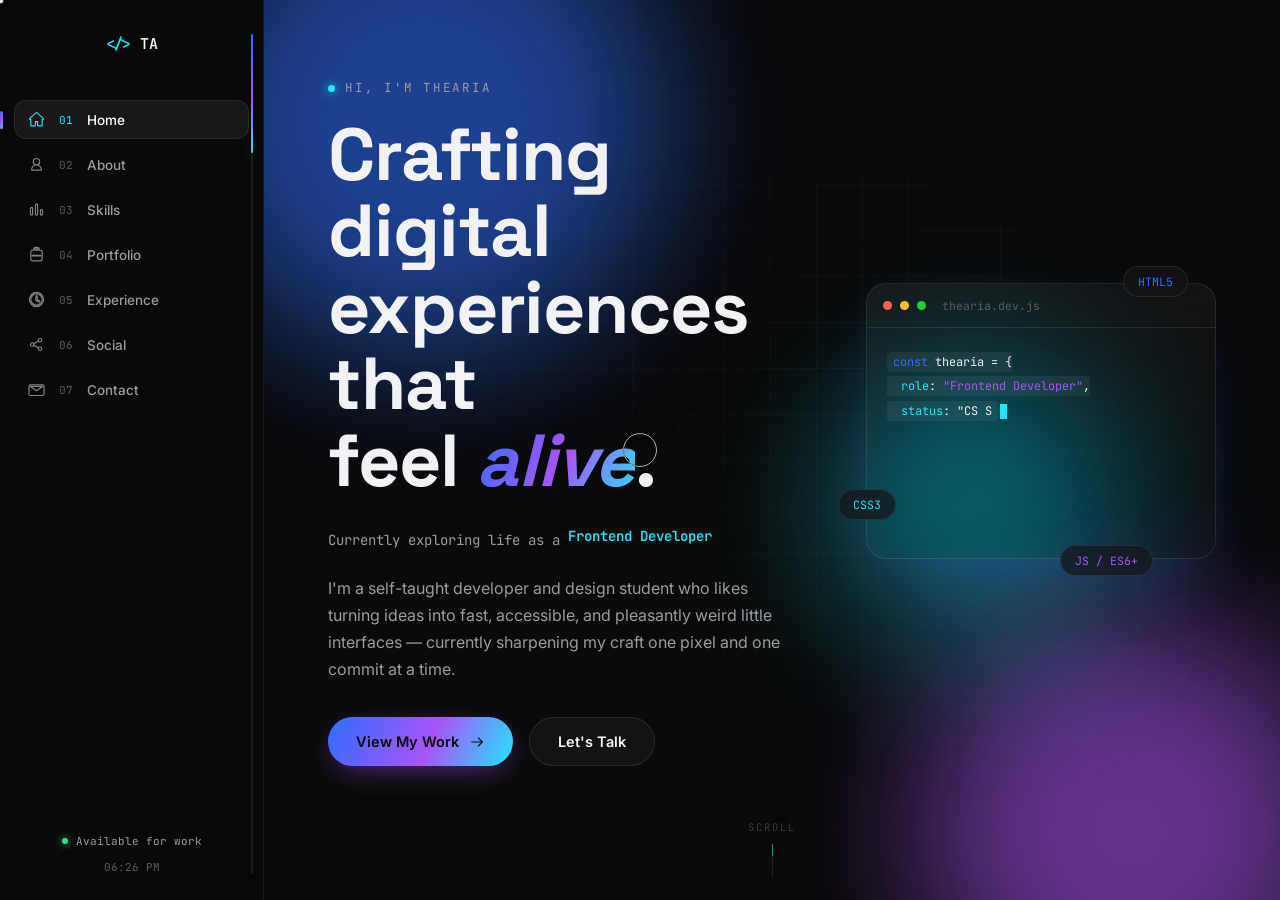
<file: thearia-portfolio.html>
<!DOCTYPE html>
<html lang="en">
<head>
  <meta charset="UTF-8" />
  <meta name="viewport" content="width=device-width, initial-scale=1, viewport-fit=cover" />
  <title>TheAria — Frontend Developer &amp; UI/UX Designer</title>
  <meta name="description" content="Portfolio of TheAria, a student web designer and frontend developer crafting fast, accessible, and pleasantly weird digital interfaces." />

  <!-- Fonts -->
  <link rel="preconnect" href="https://fonts.googleapis.com" />
  <link rel="preconnect" href="https://fonts.gstatic.com" crossorigin />
  <link href="https://fonts.googleapis.com/css2?family=Space+Grotesk:wght@400;500;600;700&family=Inter:wght@400;500;600;700&family=JetBrains+Mono:wght@400;500;600&display=swap" rel="stylesheet" />

  <link rel="stylesheet" href="thearia-portfolio.css" />

  <!-- Inline favicon با حروف TA -->
  <link rel="icon" href="data:image/svg+xml,<svg xmlns=%22http://www.w3.org/2000/svg%22 viewBox=%220 0 32 32%22><rect width=%2232%22 height=%2232%22 rx=%228%22 fill=%22%230A0A0A%22/><text x=%2216%22 y=%2222%22 font-family=%22monospace%22 font-size=%2214%22 fill=%22%2322E5FF%22 text-anchor=%22middle%22>TA</text></svg>" />
</head>
<body class="has-no-cursor">

  <!-- ======================= -->
  <!-- SVG icon sprite (referenced via <use>) -->
  <!-- ======================= -->
  <svg style="display:none" aria-hidden="true">
    <defs>
      <!-- Navigation icons (solid fill, use fill="currentColor" so color CSS works through <use>) -->
      <symbol id="icon-home" viewBox="0 0 24 24" fill="currentColor">
        <path d="M11.03 2.6a1.4 1.4 0 0 1 1.94 0L21.5 10.5a1 1 0 0 1-1.4 1.43L20 11.8V20a1 1 0 0 1-1 1h-4.5a1 1 0 0 1-1-1v-5h-3v5a1 1 0 0 1-1 1H5a1 1 0 0 1-1-1v-8.2l-.1.13a1 1 0 0 1-1.4-1.43z"/>
      </symbol>
      <symbol id="icon-about" viewBox="0 0 24 24" fill="currentColor">
        <path d="M12 3.5a4.5 4.5 0 1 1 0 9 4.5 4.5 0 0 1 0-9zM5 19.5c0-3.87 3.13-7 7-7s7 3.13 7 7a.5.5 0 0 1-.5.5h-13a.5.5 0 0 1-.5-.5z"/>
      </symbol>
      <symbol id="icon-skills" viewBox="0 0 24 24" fill="currentColor">
        <rect x="3.5" y="9" width="3" height="11" rx="1.5"/>
        <rect x="10.5" y="4" width="3" height="16" rx="1.5"/>
        <rect x="17.5" y="12" width="3" height="8" rx="1.5"/>
      </symbol>
      <symbol id="icon-portfolio" viewBox="0 0 24 24" fill="currentColor">
        <path d="M8 5a3 3 0 0 1 3-3h2a3 3 0 0 1 3 3v1h1.5A2.5 2.5 0 0 1 20 8.5v10A2.5 2.5 0 0 1 17.5 21h-11A2.5 2.5 0 0 1 4 18.5v-10A2.5 2.5 0 0 1 6.5 6H8zm2 0v1h4V5a1 1 0 0 0-1-1h-2a1 1 0 0 0-1 1zm-4 8v1h12v-1z"/>
      </symbol>
      <symbol id="icon-experience" viewBox="0 0 24 24" fill="currentColor">
        <path d="M12 2a10 10 0 1 1 0 20A10 10 0 0 1 12 2zm0 2a8 8 0 1 0 0 16A8 8 0 0 0 12 4zm0 2.5a1 1 0 0 1 1 1V12l3.2 1.9a1 1 0 0 1-1 1.72L11.5 13.5A1 1 0 0 1 11 12.6V9.5a1 1 0 0 1 1-1z"/>
      </symbol>
      <symbol id="icon-social" viewBox="0 0 24 24" fill="currentColor">
        <circle cx="6" cy="12" r="2.5"/>
        <circle cx="17" cy="6" r="2.5"/>
        <circle cx="17" cy="18" r="2.5"/>
        <line x1="8.2" y1="10.8" x2="14.8" y2="7.2" stroke="currentColor" stroke-width="1.5" stroke-linecap="round"/>
        <line x1="8.2" y1="13.2" x2="14.8" y2="16.8" stroke="currentColor" stroke-width="1.5" stroke-linecap="round"/>
      </symbol>
      <symbol id="icon-contact" viewBox="0 0 24 24" fill="currentColor">
        <path d="M3.5 5.5A2.2 2.2 0 0 0 1.3 7.7v10.6A2.2 2.2 0 0 0 3.5 20.5h17A2.2 2.2 0 0 0 22.7 18.3V7.7A2.2 2.2 0 0 0 20.5 5.5zm0 2.2 8.5 6 8.5-6z"/>
      </symbol>
      <!-- UI icons -->
      <symbol id="icon-arrow-right" viewBox="0 0 24 24"><path d="M4 12h16" /><path d="M14 6l6 6-6 6" /></symbol>
      <symbol id="icon-external" viewBox="0 0 24 24"><path d="M9 6h-3a2 2 0 0 0-2 2v9a2 2 0 0 0 2 2h9a2 2 0 0 0 2-2v-3" /><path d="M11 13 20 4" /><path d="M14 4h6v6" /></symbol>
      <symbol id="icon-chevron-left" viewBox="0 0 24 24"><path d="M15 5 8 12l7 7" /></symbol>
      <symbol id="icon-chevron-right" viewBox="0 0 24 24"><path d="M9 5l7 7-7 7" /></symbol>
      <symbol id="icon-send" viewBox="0 0 24 24"><path d="M4 12 20 4l-7 16-2.5-6.5z" /><path d="M11.5 13.5 20 4" /></symbol>
      <!-- Social glyphs (solid icons with class="icon-solid") -->
      <symbol id="icon-github" viewBox="0 0 24 24"><path class="icon-solid" d="M12 3.2c-5 0-9 4-9 9 0 4 2.6 7.4 6.2 8.6.5.1.6-.2.6-.5v-1.9c-2.6.6-3.1-1.1-3.1-1.1-.4-1-1-1.3-1-1.3-.9-.6.1-.6.1-.6 1 .1 1.5 1 1.5 1 .9 1.5 2.3 1.1 2.9.8.1-.6.3-1.1.6-1.4-2-.2-4.2-1-4.2-4.5 0-1 .3-1.8 1-2.5-.1-.2-.4-1.2.1-2.5 0 0 .8-.3 2.7 1 .8-.2 1.6-.3 2.5-.3s1.7.1 2.5.3c1.9-1.3 2.7-1 2.7-1 .5 1.3.2 2.3.1 2.5.6.7 1 1.5 1 2.5 0 3.5-2.2 4.3-4.2 4.5.3.3.6.9.6 1.8v2.6c0 .3.1.6.6.5 3.6-1.2 6.2-4.6 6.2-8.6 0-5-4-9-9-9z"/></symbol>
      <symbol id="icon-linkedin" viewBox="0 0 24 24"><rect x="3.5" y="3.5" width="17" height="17" rx="3" /><path d="M7.8 10.2v6.3" /><circle class="icon-solid" cx="7.8" cy="7.4" r="0.9" /><path d="M11.6 16.5v-3.8c0-1.5 1-2.5 2.3-2.5 1.3 0 2.1 1 2.1 2.5v3.8" /><path d="M11.6 10.2v6.3" /></symbol>
      <symbol id="icon-instagram" viewBox="0 0 24 24"><rect x="3.5" y="3.5" width="17" height="17" rx="5" /><circle cx="12" cy="12" r="4" /><circle class="icon-solid" cx="16.8" cy="7.2" r="1" /></symbol>
      <symbol id="icon-telegram" viewBox="0 0 24 24"><circle cx="12" cy="12" r="9" /><path d="M6.5 12.2 17 7.8 14.2 17l-3-3.4-3.6-1.4z" /><path d="M10.6 13.7 17 7.8" /></symbol>
      <symbol id="icon-x" viewBox="0 0 24 24"><path d="M5 5l14 14" /><path d="M19 5 5 19" /></symbol>
      <symbol id="icon-behance" viewBox="0 0 24 24"><rect x="3" y="8.5" width="8" height="7.5" rx="1.5" /><path d="M3 11.8h6" /><path d="M13 16h7.5" /><path d="M13 12.3h6.2" /><path d="M14.6 12.3c.3-1.4 1.5-2.3 3-2.3 1.8 0 3 1.2 3.2 3" /><path d="M14.5 13.5c0 1.7 1.3 2.9 3 2.9 1.3 0 2.3-.6 2.8-1.6" /></symbol>
      <symbol id="icon-dribbble" viewBox="0 0 24 24"><circle cx="12" cy="12" r="8.5" /><path d="M4.5 9.8c4.6 1.5 9.7 1.5 14.6-.4" /><path d="M9 4.2c2.4 3.4 3.8 7.8 3.6 15.4" /><path d="M5 18.4c2.8-3.6 6.8-5 12.8-3.6" /></symbol>
      <symbol id="icon-mail" viewBox="0 0 24 24"><rect x="3" y="5.5" width="18" height="13" rx="2" /><path d="M4 7 12 13l8-6" /></symbol>
    </defs>
  </svg>

  <!-- ======================= -->
  <!-- Custom cursor (fine pointers only) -->
  <!-- ======================= -->
  <div class="cursor-dot" id="cursorDot" aria-hidden="true"></div>
  <div class="cursor-ring" id="cursorRing" aria-hidden="true"></div>

  <!-- ======================= -->
  <!-- Fixed vertical navigation -->
  <!-- ======================= -->
  <nav class="side-nav" aria-label="Section navigation">
    <a href="#home" class="nav-brand" data-goto="0" aria-label="Back to top">
      <span class="brand-mark" aria-hidden="true">&lt;/&gt;</span>
      <span class="brand-name">TA</span>
    </a>

    <ul class="nav-list" role="list">
      <li><button class="nav-link is-active" data-goto="0" aria-current="true">
        <svg class="nav-icon" aria-hidden="true"><use href="#icon-home"></use></svg>
        <span class="nav-index">01</span><span class="nav-label">Home</span>
      </button></li>
      <li><button class="nav-link" data-goto="1">
        <svg class="nav-icon" aria-hidden="true"><use href="#icon-about"></use></svg>
        <span class="nav-index">02</span><span class="nav-label">About</span>
      </button></li>
      <li><button class="nav-link" data-goto="2">
        <svg class="nav-icon" aria-hidden="true"><use href="#icon-skills"></use></svg>
        <span class="nav-index">03</span><span class="nav-label">Skills</span>
      </button></li>
      <li><button class="nav-link" data-goto="3">
        <svg class="nav-icon" aria-hidden="true"><use href="#icon-portfolio"></use></svg>
        <span class="nav-index">04</span><span class="nav-label">Portfolio</span>
      </button></li>
      <li><button class="nav-link" data-goto="4">
        <svg class="nav-icon" aria-hidden="true"><use href="#icon-experience"></use></svg>
        <span class="nav-index">05</span><span class="nav-label">Experience</span>
      </button></li>
      <li><button class="nav-link" data-goto="5">
        <svg class="nav-icon" aria-hidden="true"><use href="#icon-social"></use></svg>
        <span class="nav-index">06</span><span class="nav-label">Social</span>
      </button></li>
      <li><button class="nav-link" data-goto="6">
        <svg class="nav-icon" aria-hidden="true"><use href="#icon-contact"></use></svg>
        <span class="nav-index">07</span><span class="nav-label">Contact</span>
      </button></li>
    </ul>

    <div class="nav-foot">
      <div class="status-pill"><span class="status-dot"></span>Available for work</div>
      <div class="local-time"><span id="localTime">--:--</span></div>
    </div>

    <div class="nav-progress" aria-hidden="true"><span class="nav-progress-fill" id="navProgressFill"></span></div>
  </nav>

  <!-- ======================= -->
  <!-- Section viewport – JS translates .sections-track -->
  <!-- ======================= -->
  <main class="sections-viewport" id="viewport">
    <div class="sections-track" id="track">

      <!-- 01 — HOME -->
      <section class="section hero-section" id="home" data-index="0" aria-label="Home">
        <div class="section-bg hero-bg" aria-hidden="true">
          <span class="mesh-blob blob-a"></span>
          <span class="mesh-blob blob-b"></span>
          <span class="mesh-blob blob-c"></span>
          <span class="grid-overlay"></span>
        </div>

        <div class="section-inner hero-inner no-scrollbar">
          <div class="hero-grid">

            <div class="hero-copy">
              <p class="eyebrow"><span class="eyebrow-dot"></span>Hi, I'm TheAria</p>

              <h1 class="hero-title">
                <span class="reveal-line"><span class="reveal-inner">Crafting digital</span></span>
                <span class="reveal-line"><span class="reveal-inner">experiences that</span></span>
                <span class="reveal-line"><span class="reveal-inner">feel <em class="text-gradient">alive</em>.</span></span>
              </h1>

              <p class="hero-role">
                <span class="hero-role-prefix">Currently exploring life as a</span>
                <span class="role-rotator" id="roleRotator" aria-live="polite">
                  <span class="role-word is-active">Frontend Developer</span>
                  <span class="role-word">UI/UX Designer</span>
                  <span class="role-word">Creative Coder</span>
                  <span class="role-word">CS Student</span>
                </span>
              </p>

              <p class="hero-desc">I'm a self-taught developer and design student who likes turning ideas into fast, accessible, and pleasantly weird little interfaces — currently sharpening my craft one pixel and one commit at a time.</p>

              <div class="hero-actions">
                <button class="btn btn-primary" data-goto="3">
                  <span>View My Work</span>
                  <svg class="btn-icon" aria-hidden="true"><use href="#icon-arrow-right"></use></svg>
                </button>
                <button class="btn btn-ghost" data-goto="6"><span>Let's Talk</span></button>
              </div>
            </div>

            <div class="hero-visual">
              <div class="code-card glass">
                <div class="code-card-head">
                  <span class="win-dot dot-red"></span><span class="win-dot dot-yellow"></span><span class="win-dot dot-green"></span>
                  <span class="code-card-title">thearia.dev.js</span>
                </div>
                <pre class="code-body"><code id="typedCode"></code><span class="code-cursor" id="codeCursor"></span></pre>
              </div>
              <span class="floating-tag tag-a">HTML5</span>
              <span class="floating-tag tag-b">CSS3</span>
              <span class="floating-tag tag-c">JS / ES6+</span>
            </div>

          </div>

          <div class="scroll-hint">
            <span>Scroll</span>
            <div class="scroll-hint-track"><div class="scroll-hint-dot"></div></div>
          </div>
        </div>
      </section>

      <!-- 02 — ABOUT -->
      <section class="section about-section" id="about" data-index="1" aria-label="About">
        <div class="section-bg about-bg" aria-hidden="true"><span class="soft-glow glow-purple"></span></div>

        <div class="section-inner about-inner no-scrollbar">
          <div class="section-head reveal-up">
            <span class="eyebrow">02 — About</span>
            <h2 class="section-title">Student. Designer. <span class="text-gradient">Builder.</span></h2>
          </div>

          <div class="about-grid">
            <div class="about-portrait reveal-up">
              <div class="portrait-frame glass">
                <span class="portrait-glow" aria-hidden="true"></span>
                <span class="portrait-initials">TA</span>
              </div>
              <ul class="about-meta">
                <li><span>Based in</span><strong>Remote, working worldwide</strong></li>
                <li><span>Studying</span><strong>B.Sc. Computer Science</strong></li>
                <li><span>Focus</span><strong>Frontend Dev &amp; UI/UX</strong></li>
              </ul>
            </div>

            <div class="about-copy reveal-up">
              <p>I picked up my first line of HTML at 16, trying to rebuild the homepage of a tiny indie game I loved — badly, at first, but I was hooked. What started as curiosity turned into hundreds of hours of late-night tutorials, broken layouts, and the particular joy of finally centering a <code>div</code>.</p>
              <p>Today I'm a Computer Science student who treats every project as a small design problem worth obsessing over: the easing curve on a hover state, the contrast ratio on a label, the way a page should feel as much as it should function. My goal is simple — become a frontend engineer who thinks like a designer, then eventually build a small studio of my own.</p>

              <div class="about-stats">
                <div class="stat">
                  <span class="stat-value"><span class="stat-num" data-count="2">0</span>+</span>
                  <span class="stat-label">Years coding</span>
                </div>
                <div class="stat">
                  <span class="stat-value"><span class="stat-num" data-count="15">0</span>+</span>
                  <span class="stat-label">Projects shipped</span>
                </div>
                <div class="stat">
                  <span class="stat-value"><span class="stat-num" data-count="3">0</span></span>
                  <span class="stat-label">Hackathons joined</span>
                </div>
                <div class="stat">
                  <span class="stat-value"><span class="stat-num" data-count="100">0</span>%</span>
                  <span class="stat-label">Curiosity-driven</span>
                </div>
              </div>
            </div>
          </div>
        </div>
      </section>

      <!-- 03 — SKILLS -->
      <section class="section skills-section" id="skills" data-index="2" aria-label="Skills">
        <div class="section-bg skills-bg" aria-hidden="true"><span class="soft-glow glow-blue"></span></div>

        <div class="section-inner skills-inner no-scrollbar">
          <div class="section-head reveal-up">
            <span class="eyebrow">03 — Skills</span>
            <h2 class="section-title">Tools I reach for <span class="text-gradient">daily.</span></h2>
          </div>

          <div class="skills-grid">
            <div class="skill-group glass reveal-up">
              <h3 class="skill-group-title">Development</h3>
              <div class="skill-row" data-level="95"><div class="skill-row-top"><span>HTML</span><span class="skill-pct">95%</span></div><div class="skill-track"><div class="skill-fill"></div></div></div>
              <div class="skill-row" data-level="92"><div class="skill-row-top"><span>CSS</span><span class="skill-pct">92%</span></div><div class="skill-track"><div class="skill-fill"></div></div></div>
              <div class="skill-row" data-level="88"><div class="skill-row-top"><span>JavaScript</span><span class="skill-pct">88%</span></div><div class="skill-track"><div class="skill-fill"></div></div></div>
              <div class="skill-row" data-level="80"><div class="skill-row-top"><span>React</span><span class="skill-pct">80%</span></div><div class="skill-track"><div class="skill-fill"></div></div></div>
              <div class="skill-row" data-level="90"><div class="skill-row-top"><span>Responsive Design</span><span class="skill-pct">90%</span></div><div class="skill-track"><div class="skill-fill"></div></div></div>
            </div>

            <div class="skill-group glass reveal-up">
              <h3 class="skill-group-title">Design</h3>
              <div class="skill-row" data-level="85"><div class="skill-row-top"><span>UI / UX Design</span><span class="skill-pct">85%</span></div><div class="skill-track"><div class="skill-fill"></div></div></div>
              <div class="skill-row" data-level="88"><div class="skill-row-top"><span>Figma</span><span class="skill-pct">88%</span></div><div class="skill-track"><div class="skill-fill"></div></div></div>
              <div class="skill-row" data-level="78"><div class="skill-row-top"><span>Web Animations</span><span class="skill-pct">78%</span></div><div class="skill-track"><div class="skill-fill"></div></div></div>

              <h3 class="skill-group-title skill-group-title-spaced">Language</h3>
              <div class="lang-badge">
                <span class="lang-name">English</span>
                <span class="lang-level">Fluent · C1</span>
              </div>
              <p class="lang-note">Comfortable documenting code, writing UX copy, and collaborating with international teams in English.</p>
            </div>

            <div class="skill-group glass skill-group-note reveal-up">
              <h3 class="skill-group-title">Currently leveling up</h3>
              <p>Three.js fundamentals, advanced GSAP timelines, accessible animation patterns, and shipping production-ready React components.</p>
              <div class="note-tags">
                <span>Three.js</span><span>GSAP</span><span>a11y</span><span>Design Systems</span>
              </div>
            </div>
          </div>
        </div>
      </section>

      <!-- 04 — PORTFOLIO -->
      <section class="section portfolio-section" id="portfolio" data-index="3" aria-label="Portfolio">
        <div class="section-bg portfolio-bg" aria-hidden="true"><span class="soft-glow glow-cyan"></span></div>

        <div class="section-inner portfolio-inner no-scrollbar">
          <div class="section-head reveal-up portfolio-head">
            <div>
              <span class="eyebrow">04 — Portfolio</span>
              <h2 class="section-title">Selected <span class="text-gradient">work.</span></h2>
            </div>
            <div class="portfolio-controls">
              <button class="carousel-btn" id="prevProject" aria-label="Previous project"><svg aria-hidden="true"><use href="#icon-chevron-left"></use></svg></button>
              <button class="carousel-btn" id="nextProject" aria-label="Next project"><svg aria-hidden="true"><use href="#icon-chevron-right"></use></svg></button>
            </div>
          </div>

          <div class="portfolio-track no-scrollbar" id="portfolioTrack">

            <article class="project-card glass reveal-up">
              <div class="project-thumb thumb-1">
                <div class="mock-window">
                  <div class="mock-topbar"><span></span><span></span><span></span></div>
                  <div class="mock-body">
                    <div class="mock-block b-hero"></div>
                    <div class="mock-block b-line"></div>
                    <div class="mock-block b-line short"></div>
                    <div class="mock-block b-btn"></div>
                  </div>
                </div>
                <span class="project-no">01</span>
              </div>
              <div class="project-body">
                <h3>Lumen</h3>
                <p>A SaaS landing page exploring animated gradient meshes and scroll-driven storytelling.</p>
                <ul class="project-tags"><li>HTML</li><li>CSS</li><li>GSAP</li></ul>
                <div class="project-links">
                  <a href="#" class="project-link">Live Demo <svg aria-hidden="true"><use href="#icon-external"></use></svg></a>
                  <a href="#" class="project-link">GitHub <svg aria-hidden="true"><use href="#icon-github"></use></svg></a>
                </div>
              </div>
            </article>

            <article class="project-card glass reveal-up">
              <div class="project-thumb thumb-2">
                <div class="mock-window">
                  <div class="mock-topbar"><span></span><span></span><span></span></div>
                  <div class="mock-body grid-body">
                    <div class="mock-block b-card"></div>
                    <div class="mock-block b-card"></div>
                    <div class="mock-block b-card wide"></div>
                    <div class="mock-block b-card"></div>
                  </div>
                </div>
                <span class="project-no">02</span>
              </div>
              <div class="project-body">
                <h3>Pulse</h3>
                <p>A fitness-tracking dashboard concept with live charts, goal rings, and weekly progress views.</p>
                <ul class="project-tags"><li>React</li><li>Chart.js</li><li>Figma</li></ul>
                <div class="project-links">
                  <a href="#" class="project-link">Live Demo <svg aria-hidden="true"><use href="#icon-external"></use></svg></a>
                  <a href="#" class="project-link">GitHub <svg aria-hidden="true"><use href="#icon-github"></use></svg></a>
                </div>
              </div>
            </article>

            <article class="project-card glass reveal-up">
              <div class="project-thumb thumb-3">
                <div class="mock-window">
                  <div class="mock-topbar"><span></span><span></span><span></span></div>
                  <div class="mock-body">
                    <div class="mock-block b-nav"></div>
                    <div class="mock-block b-img"></div>
                    <div class="mock-block b-line"></div>
                    <div class="mock-block b-line short"></div>
                  </div>
                </div>
                <span class="project-no">03</span>
              </div>
              <div class="project-body">
                <h3>Northwind Café</h3>
                <p>A responsive restaurant site with online table booking, built from a Figma file to pixel-accurate code.</p>
                <ul class="project-tags"><li>Responsive</li><li>JavaScript</li><li>Figma</li></ul>
                <div class="project-links">
                  <a href="#" class="project-link">Live Demo <svg aria-hidden="true"><use href="#icon-external"></use></svg></a>
                  <a href="#" class="project-link">GitHub <svg aria-hidden="true"><use href="#icon-github"></use></svg></a>
                </div>
              </div>
            </article>

            <article class="project-card glass reveal-up">
              <div class="project-thumb thumb-4">
                <div class="mock-window">
                  <div class="mock-topbar"><span></span><span></span><span></span></div>
                  <div class="mock-body">
                    <div class="mock-block b-sidebar"></div>
                    <div class="mock-block b-panel"></div>
                  </div>
                </div>
                <span class="project-no">04</span>
              </div>
              <div class="project-body">
                <h3>Aurora UI Kit</h3>
                <p>A small component library and design system — tokens, variants, and docs, built in Figma and React.</p>
                <ul class="project-tags"><li>React</li><li>Design Systems</li><li>Storybook</li></ul>
                <div class="project-links">
                  <a href="#" class="project-link">Live Demo <svg aria-hidden="true"><use href="#icon-external"></use></svg></a>
                  <a href="#" class="project-link">GitHub <svg aria-hidden="true"><use href="#icon-github"></use></svg></a>
                </div>
              </div>
            </article>

          </div>
        </div>
      </section>

      <!-- 05 — EXPERIENCE -->
      <section class="section experience-section" id="experience" data-index="4" aria-label="Experience">
        <div class="section-bg experience-bg" aria-hidden="true"><span class="soft-glow glow-purple"></span></div>

        <div class="section-inner experience-inner no-scrollbar">
          <div class="section-head reveal-up">
            <span class="eyebrow">05 — Experience</span>
            <h2 class="section-title">The road <span class="text-gradient">so far.</span></h2>
          </div>

          <div class="timeline">
            <div class="timeline-line" aria-hidden="true"></div>

            <div class="timeline-item reveal-up">
              <span class="timeline-node"></span>
              <div class="timeline-card glass">
                <span class="timeline-date">Late 2023</span>
                <h3>First line of code</h3>
                <p>Started learning HTML &amp; CSS by rebuilding the homepage of an indie game I loved, just to see if I could.</p>
              </div>
            </div>

            <div class="timeline-item reveal-up">
              <span class="timeline-node"></span>
              <div class="timeline-card glass">
                <span class="timeline-date">Spring 2024</span>
                <h3>JavaScript clicked</h3>
                <p>Built my first interactive projects — a to-do app, a quiz game — and started actually enjoying debugging.</p>
              </div>
            </div>

            <div class="timeline-item reveal-up">
              <span class="timeline-node"></span>
              <div class="timeline-card glass">
                <span class="timeline-date">Summer 2024</span>
                <h3>First hackathon win</h3>
                <p>Took home a "Best UI" award at a local student hackathon for a campus-life companion app.</p>
              </div>
            </div>

            <div class="timeline-item reveal-up">
              <span class="timeline-node"></span>
              <div class="timeline-card glass">
                <span class="timeline-date">Late 2024</span>
                <h3>Figma certified, first client</h3>
                <p>Completed an advanced UI/UX certification and shipped my first freelance landing page for a local café.</p>
              </div>
            </div>

            <div class="timeline-item reveal-up">
              <span class="timeline-node"></span>
              <div class="timeline-card glass">
                <span class="timeline-date">2025</span>
                <h3>React &amp; component thinking</h3>
                <p>Started my Computer Science degree and rebuilt my workflow around React, design tokens, and reusable components.</p>
              </div>
            </div>

            <div class="timeline-item is-now reveal-up">
              <span class="timeline-node"></span>
              <div class="timeline-card glass">
                <span class="timeline-date">Now</span>
                <h3>Sharpening motion design</h3>
                <p>Exploring scroll-driven animation, GSAP, and accessible micro-interactions — this very portfolio is part of that practice.</p>
              </div>
            </div>

            <div class="timeline-item is-next reveal-up">
              <span class="timeline-node"></span>
              <div class="timeline-card glass">
                <span class="timeline-date">Next</span>
                <h3>Looking ahead</h3>
                <p>Aiming for a frontend internship or junior role where I can learn from a real product team and keep shipping.</p>
              </div>
            </div>
          </div>
        </div>
      </section>

      <!-- 06 — SOCIAL -->
      <section class="section social-section" id="social" data-index="5" aria-label="Social links">
        <div class="section-bg social-bg" aria-hidden="true"><span class="soft-glow glow-cyan"></span></div>

        <div class="section-inner social-inner no-scrollbar">
          <div class="section-head reveal-up">
            <span class="eyebrow">06 — Elsewhere</span>
            <h2 class="section-title">Find me <span class="text-gradient">online.</span></h2>
          </div>

          <div class="social-grid">
            <a href="#" class="social-card glass card-featured reveal-up">
              <svg class="social-icon" aria-hidden="true"><use href="#icon-github"></use></svg>
              <span class="social-name">GitHub</span>
              <span class="social-handle">@TheAria · code &amp; experiments</span>
            </a>
            <a href="#" class="social-card glass reveal-up">
              <svg class="social-icon" aria-hidden="true"><use href="#icon-linkedin"></use></svg>
              <span class="social-name">LinkedIn</span>
              <span class="social-handle">TheAria</span>
            </a>
            <a href="#" class="social-card glass reveal-up">
              <svg class="social-icon" aria-hidden="true"><use href="#icon-dribbble"></use></svg>
              <span class="social-name">Dribbble</span>
              <span class="social-handle">@TheAria</span>
            </a>
            <a href="#" class="social-card glass reveal-up">
              <svg class="social-icon" aria-hidden="true"><use href="#icon-behance"></use></svg>
              <span class="social-name">Behance</span>
              <span class="social-handle">/TheAria</span>
            </a>
            <a href="#" class="social-card glass reveal-up">
              <svg class="social-icon" aria-hidden="true"><use href="#icon-instagram"></use></svg>
              <span class="social-name">Instagram</span>
              <span class="social-handle">@thearia.codes</span>
            </a>
            <a href="#" class="social-card glass reveal-up">
              <svg class="social-icon" aria-hidden="true"><use href="#icon-x"></use></svg>
              <span class="social-name">X</span>
              <span class="social-handle">@TheAriaDev</span>
            </a>
            <a href="#" class="social-card glass reveal-up">
              <svg class="social-icon" aria-hidden="true"><use href="#icon-telegram"></use></svg>
              <span class="social-name">Telegram</span>
              <span class="social-handle">@TheAria</span>
            </a>
          </div>
        </div>
      </section>

      <!-- 07 — CONTACT -->
      <section class="section contact-section" id="contact" data-index="6" aria-label="Contact">
        <div class="section-bg contact-bg" aria-hidden="true">
          <span class="mesh-blob blob-a small"></span>
          <span class="mesh-blob blob-b small"></span>
        </div>

        <div class="section-inner contact-inner no-scrollbar">
          <div class="contact-grid">
            <div class="contact-intro reveal-up">
              <span class="eyebrow">07 — Contact</span>
              <h2 class="section-title">Let's build something <span class="text-gradient">great.</span></h2>
              <p>Have a project, an opportunity, or just want to talk about clever CSS tricks? My inbox is always open.</p>

              <a href="mailto:hello@thearia.dev" class="contact-email">
                <svg aria-hidden="true"><use href="#icon-mail"></use></svg>
                hello@thearia.dev
              </a>

              <div class="contact-social-row">
                <a href="#" aria-label="GitHub"><svg aria-hidden="true"><use href="#icon-github"></use></svg></a>
                <a href="#" aria-label="LinkedIn"><svg aria-hidden="true"><use href="#icon-linkedin"></use></svg></a>
                <a href="#" aria-label="X (Twitter)"><svg aria-hidden="true"><use href="#icon-x"></use></svg></a>
                <a href="#" aria-label="Instagram"><svg aria-hidden="true"><use href="#icon-instagram"></use></svg></a>
              </div>
            </div>

            <form class="contact-form glass reveal-up" id="contactForm" novalidate>
              <div class="form-row">
                <label for="name">Name</label>
                <input id="name" name="name" type="text" autocomplete="name" required placeholder="Your name" />
              </div>
              <div class="form-row">
                <label for="email">Email</label>
                <input id="email" name="email" type="email" autocomplete="email" required placeholder="you@example.com" />
              </div>
              <div class="form-row">
                <label for="message">Message</label>
                <textarea id="message" name="message" rows="4" required placeholder="Tell me about your project..."></textarea>
              </div>
              <button type="submit" class="btn btn-primary btn-submit" id="submitBtn">
                <span class="btn-submit-label">Send Message</span>
                <svg class="btn-icon" aria-hidden="true"><use href="#icon-send"></use></svg>
              </button>
              <p class="form-status" id="formStatus" role="status" aria-live="polite"></p>
            </form>
          </div>

          <footer class="site-footer">
            <p>Designed &amp; built with ❤️ by TheAria — © 2026. Crafted in HTML, CSS &amp; vanilla JavaScript.</p>
          </footer>
        </div>
      </section>

    </div>
  </main>

  <script src="./thearia-portfolio.js"></script>
</body>
</html>
</file>
<file: thearia-portfolio.css>
/* =================================================================
   THEARIA — PORTFOLIO STYLESHEET
   (نسخه نهایی با بهبود انیمیشن کانتکت و کاهش زمان تأخیر)
   ================================================================= */

/* ---------- 1. DESIGN TOKENS ---------- */
:root {
  --void: #0A0A0A;
  --charcoal: #161616;
  --surface: #1b1b1f;
  --surface-soft: rgba(255, 255, 255, 0.035);
  --border-glass: rgba(255, 255, 255, 0.09);

  --electric-blue: #2E6FFF;
  --neon-purple: #A855F7;
  --cyan-glow: #22E5FF;

  --text-primary: #F2F2F5;
  --text-muted: #9A9AA3;
  --text-faint: #5B5B63;

  --gradient-main: linear-gradient(115deg, var(--electric-blue) 0%, var(--neon-purple) 55%, var(--cyan-glow) 100%);
  --gradient-soft: linear-gradient(115deg, rgba(46, 111, 255, .18), rgba(168, 85, 247, .16) 55%, rgba(34, 229, 255, .16) 100%);

  --font-display: 'Space Grotesk', 'Segoe UI', sans-serif;
  --font-body: 'Inter', 'Segoe UI', sans-serif;
  --font-mono: 'JetBrains Mono', 'Courier New', monospace;

  --nav-width: 264px;
  --nav-height: 0px;
  --ease: cubic-bezier(.65, 0, .35, 1);
  --vh: 1vh;
}

/* ---------- 2. RESET & BASE ---------- */
*,
*::before,
*::after {
  box-sizing: border-box;
}
html,
body {
  margin: 0;
  padding: 0;
  height: 100%;
  background: var(--void);
  color: var(--text-primary);
  font-family: var(--font-body);
  overflow: hidden;
  -webkit-font-smoothing: antialiased;
}
img,
svg {
  display: block;
  max-width: 100%;
}
ul {
  margin: 0;
  padding: 0;
  list-style: none;
}
a {
  color: inherit;
  text-decoration: none;
}
button {
  font: inherit;
  color: inherit;
  background: none;
  border: none;
  cursor: pointer;
}
h1,
h2,
h3,
p {
  margin: 0;
}
::selection {
  background: var(--neon-purple);
  color: #fff;
}

/* ---------- SVG ICON FIX ---------- */
/* Stroke-based UI icons (arrow, external, chevrons, send, social outline icons) */
svg:not([fill="currentColor"]) path,
svg:not([fill="currentColor"]) circle,
svg:not([fill="currentColor"]) rect,
svg:not([fill="currentColor"]) line {
  fill: none;
  stroke: currentColor;
  stroke-width: 1.6;
  stroke-linecap: round;
  stroke-linejoin: round;
}

/* Solid fill icons (github path, linkedin dot, instagram dot) */
.icon-solid {
  fill: currentColor !important;
  stroke: none !important;
}

/* Nav icons: the <use> elements reference symbols that have fill="currentColor" set.
   Force the SVG wrapper to inherit color so fill works correctly. */
.nav-icon,
.nav-icon use {
  color: inherit;
}

/* Social icons in social section — these are stroke-based symbols */
.social-icon path,
.social-icon circle,
.social-icon rect,
.social-icon line {
  stroke: currentColor;
  fill: none;
  stroke-width: 1.6;
  stroke-linecap: round;
  stroke-linejoin: round;
}

/* icon-solid paths inside social icons */
.social-icon .icon-solid {
  fill: currentColor !important;
  stroke: none !important;
}

/* خود SVG رنگ را از والد ارث می‌برد */
svg {
  color: inherit;
  flex-shrink: 0;
  width: 20px;
  height: 20px;
}

/* ---------- 3. TYPOGRAPHY ---------- */
.eyebrow {
  display: inline-flex;
  align-items: center;
  gap: 10px;
  font-family: var(--font-mono);
  font-size: 12.5px;
  letter-spacing: .14em;
  text-transform: uppercase;
  color: var(--text-muted);
  margin: 0 0 18px;
}
.eyebrow-dot {
  width: 7px;
  height: 7px;
  border-radius: 50%;
  background: var(--cyan-glow);
  box-shadow: 0 0 10px var(--cyan-glow);
}

.section-title {
  font-family: var(--font-display);
  font-weight: 600;
  font-size: clamp(2.1rem, 4.4vw, 3.4rem);
  line-height: 1.08;
  letter-spacing: -0.01em;
  color: var(--text-primary);
}
.text-gradient {
  background: var(--gradient-main);
  -webkit-background-clip: text;
  background-clip: text;
  color: transparent;
}
.section-head {
  margin-bottom: clamp(28px, 4vh, 48px);
}

p {
  color: var(--text-muted);
  line-height: 1.7;
  font-size: 15.5px;
}
code {
  font-family: var(--font-mono);
  background: rgba(255, 255, 255, .06);
  padding: 2px 6px;
  border-radius: 4px;
  font-size: .9em;
}

/* ---------- 4. BUTTONS & GLASS ---------- */
.glass {
  background: linear-gradient(155deg, rgba(255, 255, 255, .055), rgba(255, 255, 255, .015));
  border: 1px solid var(--border-glass);
  backdrop-filter: blur(20px) saturate(140%);
  -webkit-backdrop-filter: blur(20px) saturate(140%);
  border-radius: 20px;
}

.btn {
  position: relative;
  display: inline-flex;
  align-items: center;
  gap: 10px;
  padding: 15px 28px;
  border-radius: 100px;
  font-family: var(--font-body);
  font-weight: 600;
  font-size: 14.5px;
  cursor: pointer;
  isolation: isolate;
  transition:box-shadow .45s var(--ease);
}
.btn-icon {
  width: 16px;
  height: 16px;
  transition: transform .35s var(--ease);
}
.btn-primary {
  color: #0A0A0A;
  background: var(--gradient-main);
  box-shadow: 0 8px 30px -8px rgba(168, 85, 247, .55);
}
.btn-primary:hover {
  transform: translateY(-3px);
  box-shadow: 0 14px 36px -8px rgba(34, 229, 255, .55);
}
.btn-primary:hover .btn-icon {
  transform: translateX(4px);
}
.btn-ghost {
  color: var(--text-primary);
  background: rgba(255, 255, 255, .04);
  border: 1px solid var(--border-glass);
}
.btn-ghost:hover {
  background: rgba(255, 255, 255, .09);
  transform: translateY(-3px);
  border-color: rgba(255, 255, 255, .2);
}
.btn:active {
  transform: translateY(0) scale(.97);
}

/* ---------- 5. CUSTOM CURSOR ---------- */
.cursor-dot,
.cursor-ring {
  position: fixed;
  top: 0;
  left: 0;
  pointer-events: none;
  z-index: 999;
  border-radius: 50%;
  transform: translate(-50%, -50%);
  mix-blend-mode: difference;
}
.cursor-dot {
  width: 7px;
  height: 7px;
  background: #fff;
  transition: opacity .2s;
}
.cursor-ring {
  width: 34px;
  height: 34px;
  border: 1.4px solid rgba(255, 255, 255, .7);
  transition: width .25s var(--ease), height .25s var(--ease), opacity .2s, border-color .25s;
}
.cursor-ring.is-active {
  width: 54px;
  height: 54px;
  border-color: var(--cyan-glow);
}
.has-no-cursor .cursor-dot,
.has-no-cursor .cursor-ring {
  display: none;
}

/* ---------- 6. VERTICAL NAVIGATION ---------- */
.side-nav {
  position: fixed;
  top: 0;
  left: 0;
  width: var(--nav-width);
  height: 100%;
  display: flex;
  flex-direction: column;
  align-items: center;
  padding: 34px 0 26px;
  z-index: 60;
  background: rgba(10, 10, 10, .55);
  border-right: 1px solid rgba(255, 255, 255, .06);
  backdrop-filter: blur(16px);
}
.nav-brand {
  display: flex;
  align-items: center;
  gap: 8px;
  margin-bottom: 46px;
  font-family: var(--font-mono);
  font-weight: 600;
  font-size: 15px;
  transition: opacity .3s;
}
.nav-brand:hover {
  opacity: .7;
}
.brand-mark {
  color: var(--cyan-glow);
}

.nav-list {
  display: flex;
  flex-direction: column;
  gap: 6px;
  width: 100%;
  padding: 0 14px;
}
.nav-link {
  width: 100%;
  display: flex;
  align-items: center;
  gap: 14px;
  padding: 11px 14px;
  border-radius: 12px;
  position: relative;
  color: var(--text-muted);
  transition: color .3s, background .3s;
}
.nav-link:hover {
  color: var(--text-primary);
  background: rgba(255, 255, 255, .04);
}
.nav-icon {
  width: 17px;
  height: 17px;
  flex-shrink: 0;
  opacity: .85;
  color: var(--text-muted);
  transition: color .3s;
}
/* Nav icons use fill="currentColor" symbols; override any inherited stroke rules */
.nav-icon path,
.nav-icon circle,
.nav-icon rect,
.nav-icon line {
  fill: currentColor;
  stroke: none;
}
.nav-index {
  font-family: var(--font-mono);
  font-size: 11px;
  color: var(--text-faint);
}
.nav-label {
  font-size: 13.5px;
  font-weight: 500;
  white-space: nowrap;
}
.nav-link.is-active {
  color: #fff;
  background: rgba(255, 255, 255, .06);
  box-shadow: inset 0 0 0 1px rgba(255, 255, 255, .08);
}
.nav-link.is-active .nav-icon {
  color: var(--cyan-glow);
  opacity: 1;
}
.nav-link.is-active .nav-index {
  color: var(--cyan-glow);
}
.nav-link.is-active::before {
  content: '';
  position: absolute;
  left: -14px;
  top: 50%;
  transform: translateY(-50%);
  width: 3px;
  height: 18px;
  border-radius: 3px;
  background: var(--gradient-main);
}

.nav-foot {
  margin-top: auto;
  display: flex;
  flex-direction: column;
  align-items: center;
  gap: 12px;
  padding: 0 18px;
  width: 100%;
}
.status-pill {
  display: flex;
  align-items: center;
  gap: 8px;
  font-size: 11px;
  color: var(--text-muted);
  font-family: var(--font-mono);
  white-space: nowrap;
}
.status-dot {
  width: 6px;
  height: 6px;
  border-radius: 50%;
  background: #3ddc84;
  box-shadow: 0 0 8px #3ddc84;
  animation: pulse-dot 2.2s ease-in-out infinite;
}
@keyframes pulse-dot {
  0%,
  100% {
    opacity: 1;
  }
  50% {
    opacity: .35;
  }
}
.local-time {
  font-family: var(--font-mono);
  font-size: 11px;
  color: var(--text-faint);
}

.nav-progress {
  position: absolute;
  right: 10px;
  top: 34px;
  bottom: 26px;
  width: 2px;
  background: rgba(255, 255, 255, .07);
  border-radius: 2px;
  overflow: hidden;
}
.nav-progress-fill {
  position: absolute;
  top: 0;
  left: 0;
  width: 100%;
  height: 14.2%;
  background: var(--gradient-main);
  border-radius: 2px;
  transition: transform 1s var(--ease);
  transform: translateY(0);
}

/* ---------- 7. SECTION VIEWPORT / SCROLL ENGINE ---------- */
.sections-viewport {
  position: fixed;
  top: 0;
  left: var(--nav-width);
  bottom: var(--nav-height);
  width: calc(100% - var(--nav-width));
  height: calc(100% - var(--nav-height));
  overflow: hidden;
}
.sections-track {
  width: 100%;
  transition: transform 1.05s var(--ease);
  will-change: transform;
}
.section {
  position: relative;
  width: 100%;
  height: calc(var(--vh, 1vh) * 100);
  display: flex;
  align-items: center;
  justify-content: center;
  overflow: hidden;
}
.section-inner {
  position: relative;
  z-index: 2;
  width: 100%;
  max-width: 1280px;
  margin: 0 auto;
  padding: 0 64px;
  max-height: 100%;
  overflow-y: auto;
  -webkit-overflow-scrolling: touch;
  scroll-behavior: smooth;
}

/* ---------- HIDE ALL SCROLLBARS ---------- */
.section-inner,
.portfolio-track,
.no-scrollbar {
  scrollbar-width: none; /* Firefox */
  -ms-overflow-style: none; /* IE/Edge */
}
.section-inner::-webkit-scrollbar,
.portfolio-track::-webkit-scrollbar,
.no-scrollbar::-webkit-scrollbar {
  display: none; /* Chrome, Safari, Opera */
}

/* decorative backgrounds */
.section-bg {
  position: absolute;
  inset: 0;
  z-index: 0;
  overflow: hidden;
  pointer-events: none;
}
.mesh-blob {
  position: absolute;
  border-radius: 50%;
  filter: blur(70px);
  opacity: .55;
  will-change: transform;
}
.blob-a {
  width: 480px;
  height: 480px;
  background: var(--electric-blue);
  top: -120px;
  left: -80px;
}
.blob-b {
  width: 420px;
  height: 420px;
  background: var(--neon-purple);
  bottom: -140px;
  right: -60px;
}
.blob-c {
  width: 300px;
  height: 300px;
  background: var(--cyan-glow);
  top: 40%;
  left: 55%;
  opacity: .35;
}
.mesh-blob.small {
  transform: scale(.6);
}
.grid-overlay {
  position: absolute;
  inset: 0;
  background-image:
    linear-gradient(rgba(255, 255, 255, .035) 1px, transparent 1px),
    linear-gradient(90deg, rgba(255, 255, 255, .035) 1px, transparent 1px);
  background-size: 46px 46px;
  mask-image: radial-gradient(circle at 60% 40%, rgba(0, 0, 0, .9), transparent 70%);
}
.soft-glow {
  position: absolute;
  width: 600px;
  height: 600px;
  border-radius: 50%;
  filter: blur(110px);
  opacity: .25;
}
.glow-blue {
  background: var(--electric-blue);
  top: -180px;
  right: -120px;
}
.glow-purple {
  background: var(--neon-purple);
  top: 10%;
  left: -200px;
}
.glow-cyan {
  background: var(--cyan-glow);
  bottom: -200px;
  right: 10%;
}

/* ---------- 8. REVEAL ANIMATIONS ---------- */
/* کاهش زمان تأخیر پایه از 70ms به 50ms برای ورود سریع‌تر */
.reveal-up {
  opacity: 0;
  transform: translateY(34px);
  transition: opacity .5s var(--ease), transform .7s var(--ease);
  transition-delay: calc(var(--ri, 0) * 15ms);
  will-change: opacity, transform;
  backface-visibility: hidden;
}
.reveal-up * {
  opacity: inherit;
  transform: inherit;
}
.section.is-active .reveal-up {
  opacity: 1;
  transform: translateY(0);
}

/* ---------- SOCIAL SECTION REVEAL (بهبود انیمیشن ورود) ---------- */
.social-section .reveal-up {
  opacity: 0;
  transform: translateY(34px);
  transition: opacity 0.8s cubic-bezier(.65, 0, .35, 1),
              transform 0.8s cubic-bezier(.65, 0, .35, 1);
  transition-delay: calc(var(--ri, 0) * 50ms);
  will-change: transform, opacity;
  backface-visibility: hidden;
}
.social-section.is-active .reveal-up {
  opacity: 1;
  transform: translateY(0);
}

/* ---------- PORTFOLIO SECTION REVEAL (بهبود انیمیشن ورود کارت‌ها) ---------- */
.portfolio-section .reveal-up {
  opacity: 0;
  transform: translateY(34px);
  transition: opacity 0.8s cubic-bezier(.65, 0, .35, 1),
              transform 0.8s cubic-bezier(.65, 0, .35, 1);
  transition-delay: calc(var(--ri, 0) * 50ms);
  will-change: transform, opacity;
  backface-visibility: hidden;
}
.portfolio-section.is-active .reveal-up {
  opacity: 1;
  transform: translateY(0);
}

/* ---------- CONTACT SECTION REVEAL (بهبود انیمیشن ورود) ---------- */
.contact-section .reveal-up {
  opacity: 0;
  transform: translateY(34px);
  transition: opacity 0.8s cubic-bezier(.65, 0, .35, 1),
              transform 0.8s cubic-bezier(.65, 0, .35, 1);
  transition-delay: calc(var(--ri, 0) * 50ms);
  will-change: transform, opacity;
  backface-visibility: hidden;
}
.contact-section.is-active .reveal-up {
  opacity: 1;
  transform: translateY(0);
}

.reveal-line {
  display: block;
  overflow: hidden;
}
.reveal-inner {
  display: block;
  transform: translateY(110%);
  transition: transform .85s var(--ease);
}
.section.is-active .reveal-inner {
  transform: translateY(0);
}
.hero-section .reveal-line:nth-child(1) .reveal-inner {
  transition-delay: .15s;
}
.hero-section .reveal-line:nth-child(2) .reveal-inner {
  transition-delay: .27s;
}
.hero-section .reveal-line:nth-child(3) .reveal-inner {
  transition-delay: .39s;
}

/* ---------- 9. HERO ---------- */
.hero-inner {
  overflow: scroll;
  padding-top: 6vh;
}
.hero-grid {
  display: grid;
  grid-template-columns: 1.15fr .85fr;
  gap: 64px;
  align-items: center;
}
.hero-title {
  font-family: var(--font-display);
  font-weight: 700;
  font-size: clamp(2.6rem, 6vw, 4.6rem);
  line-height: 1.04;
  letter-spacing: -0.015em;
  margin-bottom: 26px;
}
.hero-role {
  display: flex;
  flex-wrap: wrap;
  align-items: baseline;
  gap: 8px;
  font-family: var(--font-mono);
  font-size: 14px;
  color: var(--text-muted);
  margin-bottom: 22px;
}
.role-rotator {
  position: relative;
  height: 1.4em;
  display: inline-block;
  min-width: 200px;
}
.role-word {
  position: absolute;
  left: 0;
  top: 0;
  white-space: nowrap;
  color: var(--cyan-glow);
  font-weight: 600;
  opacity: 0;
  transform: translateY(14px);
  transition: opacity .5s var(--ease), transform .5s var(--ease);
}
.role-word.is-active {
  opacity: 1;
  transform: translateY(0);
}
.hero-desc {
  max-width: 460px;
  margin-bottom: 34px;
  font-size: 16px;
}
.hero-actions {
  display: flex;
  gap: 16px;
  flex-wrap: wrap;
}

.hero-visual {
  position: relative;
  display: flex;
  justify-content: center;
}
.code-card {
  width: 100%;
  max-width: 380px;
  padding: 0;
  overflow: hidden;
  box-shadow: 0 30px 70px -30px rgba(46, 111, 255, .35);
}
.code-card-head {
  display: flex;
  align-items: center;
  gap: 8px;
  padding: 14px 16px;
  border-bottom: 1px solid var(--border-glass);
}
.win-dot {
  width: 9px;
  height: 9px;
  border-radius: 50%;
}
.dot-red {
  background: #ff5f56;
}
.dot-yellow {
  background: #ffbd2e;
}
.dot-green {
  background: #27c93f;
}
.code-card-title {
  margin-left: 8px;
  font-family: var(--font-mono);
  font-size: 11.5px;
  color: var(--text-faint);
}
.code-body {
  margin: 0;
  padding: 22px 20px 26px;
  font-family: var(--font-mono);
  font-size: 13.2px;
  line-height: 1.85;
  white-space: pre-wrap;
  word-break: break-word;
  min-height: 230px;
}
.code-cursor {
  display: inline-block;
  width: 7px;
  height: 15px;
  background: var(--cyan-glow);
  vertical-align: middle;
  margin-left: 2px;
  animation: blink 1s step-end infinite;
}
@keyframes blink {
  50% {
    opacity: 0;
  }
}
.tok-key {
  color: var(--cyan-glow);
}
.tok-string {
  color: var(--neon-purple);
}
.tok-kw {
  color: var(--electric-blue);
}
.tok-punc {
  color: var(--text-faint);
}
.tok-plain {
  color: var(--text-muted);
}

.floating-tag {
  position: absolute;
  font-family: var(--font-mono);
  font-size: 11.5px;
  padding: 7px 14px;
  border-radius: 100px;
  border: 1px solid var(--border-glass);
  background: rgba(20, 20, 24, .7);
  backdrop-filter: blur(10px);
  animation: float-tag 6s ease-in-out infinite;
}
.tag-a {
  top: -6%;
  right: 8%;
  color: var(--electric-blue);
  animation-delay: 0s;
}
.tag-b {
  bottom: 14%;
  left: -8%;
  color: var(--cyan-glow);
  animation-delay: 1.4s;
}
.tag-c {
  bottom: -6%;
  right: 18%;
  color: var(--neon-purple);
  animation-delay: 2.8s;
}
@keyframes float-tag {
  0%,
  100% {
    transform: translateY(0);
  }
  50% {
    transform: translateY(-12px);
  }
}

.scroll-hint {
  display: flex;
  flex-direction: column;
  align-items: center;
  gap: 10px;
  margin-top: 6vh;
  opacity: .6;
  transition: opacity .6s var(--ease), visibility .6s var(--ease);
}
.scroll-hint.is-hidden {
  opacity: 0;
  visibility: hidden;
  pointer-events: none;
}
.scroll-hint span {
  font-family: var(--font-mono);
  font-size: 10.5px;
  letter-spacing: .18em;
  text-transform: uppercase;
  color: var(--text-faint);
}
.scroll-hint-track {
  width: 1px;
  height: 34px;
  background: rgba(255, 255, 255, .15);
  position: relative;
  overflow: hidden;
}
.scroll-hint-dot {
  position: absolute;
  width: 1px;
  height: 12px;
  background: var(--cyan-glow);
  left: 0;
  top: 0;
  animation: scroll-trickle 1.8s ease-in-out infinite;
}
@keyframes scroll-trickle {
  0% {
    top: -12px;
  }
  100% {
    top: 34px;
  }
}

/* ---------- 10. ABOUT ---------- */
.about-grid {
  display: grid;
  grid-template-columns: .85fr 1.15fr;
  gap: 64px;
  align-items: start;
}
.portrait-frame {
  position: relative;
  width: 100%;
  max-width: 280px;
  aspect-ratio: 1/1;
  display: flex;
  align-items: center;
  justify-content: center;
  margin-bottom: 28px;
  overflow: hidden;
}
.portrait-glow {
  position: absolute;
  width: 140%;
  height: 140%;
  background: var(--gradient-main);
  opacity: .22;
  filter: blur(40px);
  animation: slow-spin 14s linear infinite;
}
@keyframes slow-spin {
  to {
    transform: rotate(360deg);
  }
}
.portrait-initials {
  position: relative;
  font-family: var(--font-display);
  font-size: 5.2rem;
  font-weight: 700;
  background: var(--gradient-main);
  -webkit-background-clip: text;
  background-clip: text;
  color: transparent;
}
.about-meta {
  display: flex;
  flex-direction: column;
  gap: 14px;
  max-width: 280px;
}
.about-meta li {
  display: flex;
  justify-content: space-between;
  gap: 12px;
  font-size: 13px;
  padding-bottom: 12px;
  border-bottom: 1px solid rgba(255, 255, 255, .07);
}
.about-meta li span {
  color: var(--text-faint);
}
.about-meta li strong {
  font-weight: 500;
  text-align: right;
}

.about-copy p {
  margin-bottom: 18px;
  font-size: 15.5px;
}
.about-stats {
  display: grid;
  grid-template-columns: repeat(4, 1fr);
  gap: 18px;
  margin-top: 30px;
}
.stat {
  display: flex;
  flex-direction: column;
  gap: 4px;
}
.stat-value {
  font-family: var(--font-display);
  font-size: clamp(1.6rem, 2.6vw, 2.2rem);
  font-weight: 600;
  color: var(--text-primary);
}
.stat-label {
  font-size: 11.5px;
  color: var(--text-faint);
  letter-spacing: .02em;
}

/* ---------- 11. SKILLS ---------- */
.skills-grid {
  display: grid;
  grid-template-columns: 1fr 1fr 1fr;
  gap: 24px;
  align-items: start;
}
.skill-group {
  padding: 30px 28px;
}
.skill-group-title {
  font-family: var(--font-display);
  font-size: 1.05rem;
  font-weight: 600;
  margin-bottom: 20px;
}
.skill-group-title-spaced {
  margin-top: 28px;
}
.skill-row {
  margin-bottom: 18px;
}
.skill-row:last-child {
  margin-bottom: 0;
}
.skill-row-top {
  display: flex;
  justify-content: space-between;
  font-size: 13px;
  margin-bottom: 8px;
  color: var(--text-muted);
}
.skill-track {
  height: 6px;
  border-radius: 6px;
  background: rgba(255, 255, 255, .07);
  overflow: hidden;
}
.skill-fill {
  height: 100%;
  width: 0%;
  border-radius: 6px;
  background: var(--gradient-main);
  transition: width 1.3s var(--ease);
  box-shadow: 0 0 12px rgba(168, 85, 247, .5);
}
.lang-badge {
  display: flex;
  justify-content: space-between;
  align-items: center;
  padding: 14px 16px;
  border-radius: 12px;
  background: rgba(255, 255, 255, .04);
  border: 1px solid var(--border-glass);
  margin-bottom: 12px;
}
.lang-name {
  font-weight: 600;
}
.lang-level {
  font-family: var(--font-mono);
  font-size: 11.5px;
  color: var(--cyan-glow);
}
.lang-note {
  font-size: 13px;
  line-height: 1.6;
}
.skill-group-note p {
  font-size: 14px;
  margin-bottom: 18px;
}
.note-tags {
  display: flex;
  flex-wrap: wrap;
  gap: 8px;
}
.note-tags span {
  font-family: var(--font-mono);
  font-size: 11px;
  padding: 6px 12px;
  border-radius: 100px;
  border: 1px solid var(--border-glass);
  color: var(--text-muted);
}

/* ---------- 12. PORTFOLIO ---------- */
.portfolio-head {
  display: flex;
  justify-content: space-between;
  align-items: flex-end;
}
.portfolio-controls {
  display: flex;
  gap: 10px;
}
.carousel-btn {
  width: 42px;
  height: 42px;
  border-radius: 50%;
  display: flex;
  align-items: center;
  justify-content: center;
  border: 1px solid var(--border-glass);
  background: rgba(255, 255, 255, .03);
  transition: background .3s, transform .3s, border-color .3s;
}
.carousel-btn:hover {
  background: rgba(255, 255, 255, .09);
  border-color: var(--cyan-glow);
  transform: translateY(-2px);
}
.carousel-btn svg {
  width: 17px;
  height: 17px;
}

.portfolio-track {
  display: flex;
  gap: 24px;
  overflow-x: auto;
  scroll-snap-type: x mandatory;
  padding-bottom: 8px;
  cursor: grab;
  touch-action: pan-x;
}
.portfolio-track:active {
  cursor: grabbing;
}
.project-card {
  flex: 0 0 min(420px, 86vw);
  scroll-snap-align: start;
  overflow: hidden;
  transition: transform .5s var(--ease), box-shadow .5s var(--ease), border-color .5s;
}
.project-card:hover {
  transform: translateY(-8px);
  box-shadow: 0 26px 50px -22px rgba(34, 229, 255, .25);
  border-color: rgba(255, 255, 255, .2);
}
.project-thumb {
  position: relative;
  height: 200px;
  padding: 22px;
  background: linear-gradient(150deg, rgba(255, 255, 255, .05), rgba(255, 255, 255, .01));
  border-bottom: 1px solid var(--border-glass);
}
.project-no {
  position: absolute;
  bottom: 14px;
  right: 18px;
  font-family: var(--font-mono);
  font-size: 11px;
  color: var(--text-faint);
}
.mock-window {
  width: 100%;
  height: 100%;
  border-radius: 10px;
  background: rgba(8, 8, 10, .6);
  border: 1px solid rgba(255, 255, 255, .08);
  overflow: hidden;
  transition: transform .5s var(--ease);
}
.project-card:hover .mock-window {
  transform: scale(1.03);
}
.mock-topbar {
  display: flex;
  gap: 5px;
  padding: 9px 11px;
  border-bottom: 1px solid rgba(255, 255, 255, .06);
}
.mock-topbar span {
  width: 6px;
  height: 6px;
  border-radius: 50%;
  background: rgba(255, 255, 255, .18);
}
.mock-body {
  padding: 14px;
  display: flex;
  flex-direction: column;
  gap: 8px;
  height: calc(100% - 28px);
}
.mock-block {
  border-radius: 6px;
  background: var(--gradient-soft);
}
.b-hero {
  height: 46%;
}
.b-line {
  height: 10px;
  width: 80%;
}
.b-line.short {
  width: 45%;
}
.b-btn {
  height: 22px;
  width: 90px;
  border-radius: 100px;
  background: var(--gradient-main);
  opacity: .85;
}
.grid-body {
  display: grid;
  grid-template-columns: 1fr 1fr;
  gap: 8px;
  flex: 1;
}
.b-card {
  border-radius: 8px;
}
.b-card.wide {
  grid-column: span 2;
}
.b-nav {
  height: 18%;
}
.b-img {
  height: 36%;
}
.b-sidebar {
  width: 32%;
  height: 100%;
  position: absolute;
  left: 14px;
  top: 14px;
  bottom: 14px;
}
.b-panel {
  position: absolute;
  left: 38%;
  right: 14px;
  top: 14px;
  bottom: 14px;
}
.thumb-4 .mock-body {
  position: relative;
}

.thumb-1 .mock-block,
.thumb-1 .b-btn {
  filter: hue-rotate(0deg);
}
.thumb-2 .mock-block {
  filter: hue-rotate(40deg);
}
.thumb-3 .mock-block {
  filter: hue-rotate(-30deg);
}
.thumb-4 .mock-block {
  filter: hue-rotate(80deg);
}

.project-body {
  padding: 24px 26px 28px;
}
.project-body h3 {
  font-family: var(--font-display);
  font-size: 1.3rem;
  font-weight: 600;
  margin-bottom: 8px;
}
.project-body p {
  font-size: 13.8px;
  margin-bottom: 16px;
  min-height: 42px;
}
.project-tags {
  display: flex;
  flex-wrap: wrap;
  gap: 8px;
  margin-bottom: 18px;
}
.project-tags li {
  font-family: var(--font-mono);
  font-size: 10.5px;
  padding: 5px 11px;
  border-radius: 100px;
  background: rgba(255, 255, 255, .05);
  color: var(--text-muted);
  border: 1px solid var(--border-glass);
}
.project-links {
  display: flex;
  gap: 18px;
}
.project-link {
  display: flex;
  align-items: center;
  gap: 6px;
  font-size: 13px;
  font-weight: 600;
  color: var(--text-primary);
  transition: color .3s, gap .3s;
}
.project-link svg {
  width: 14px;
  height: 14px;
  transition: transform .3s;
}
.project-link:hover {
  color: var(--cyan-glow);
}
.project-link:hover svg {
  transform: translate(2px, -2px);
}

/* ---------- 13. EXPERIENCE TIMELINE ---------- */
.experience-inner {
  padding: 46px 64px;
}
.timeline {
  position: relative;
  padding-left: 36px;
}
.timeline-line {
  position: absolute;
  left: 5px;
  top: 6px;
  bottom: 6px;
  width: 1.4px;
  background: linear-gradient(var(--electric-blue), var(--neon-purple), var(--cyan-glow));
  opacity: .4;
}
.timeline-item {
  position: relative;
  padding-bottom: 22px;
}
.timeline-item:last-child {
  padding-bottom: 0;
}
.timeline-node {
  position: absolute;
  left: -36px;
  top: 6px;
  width: 11px;
  height: 11px;
  border-radius: 50%;
  background: var(--void);
  border: 2px solid var(--cyan-glow);
  box-shadow: 0 0 0 4px rgba(34, 229, 255, .12);
}
.timeline-item.is-now .timeline-node {
  border-color: var(--neon-purple);
  box-shadow: 0 0 0 4px rgba(168, 85, 247, .18);
}
.timeline-item.is-next .timeline-node {
  border-style: dashed;
  border-color: var(--text-faint);
  box-shadow: none;
}
.timeline-card {
  padding: 18px 22px;
  display: flex;
  flex-direction: column;
  gap: 6px;
  max-width: 620px;
}
.timeline-date {
  font-family: var(--font-mono);
  font-size: 11px;
  color: var(--cyan-glow);
  letter-spacing: .04em;
}
.timeline-card h3 {
  font-family: var(--font-display);
  font-size: 1.05rem;
  font-weight: 600;
}
.timeline-card p {
  font-size: 13.8px;
  margin: 0;
}
.timeline-item.is-next .timeline-card {
  opacity: .85;
  border-style: dashed;
}

/* ---------- 14. SOCIAL ---------- */
.social-grid {
  display: grid;
  grid-template-columns: repeat(4, 1fr);
  gap: 18px;
}
.social-card {
  display: flex;
  flex-direction: column;
  gap: 10px;
  padding: 26px 22px;
  position: relative;
  overflow: hidden;
  transition: transform .45s var(--ease), border-color .45s, box-shadow .45s;
}
.social-card::after {
  content: '';
  position: absolute;
  inset: 0;
  opacity: 0;
  background: var(--gradient-soft);
  transition: opacity .45s;
  pointer-events: none;
}
.social-card:hover {
  transform: translateY(-6px);
  border-color: rgba(255, 255, 255, .22);
  box-shadow: 0 20px 40px -22px rgba(46, 111, 255, .4);
}
.social-card:hover::after {
  opacity: 1;
}
.social-icon {
  width: 24px;
  height: 24px;
  color: var(--cyan-glow);
  position: relative;
  z-index: 1;
}
.social-name {
  font-family: var(--font-display);
  font-weight: 600;
  font-size: 1.05rem;
  position: relative;
  z-index: 1;
}
.social-handle {
  font-family: var(--font-mono);
  font-size: 11.5px;
  color: var(--text-faint);
  position: relative;
  z-index: 1;
}
.card-featured {
  grid-column: span 2;
  flex-direction: row;
  align-items: center;
  gap: 18px;
}
.card-featured .social-icon {
  width: 34px;
  height: 34px;
}

/* ---------- 15. CONTACT + FOOTER ---------- */
.contact-grid {
  display: grid;
  grid-template-columns: 1fr 1fr;
  gap: 70px;
  align-items: center;
}
.contact-intro p {
  max-width: 420px;
  margin-bottom: 26px;
  font-size: 15.5px;
}
.contact-email {
  display: inline-flex;
  align-items: center;
  gap: 10px;
  font-family: var(--font-mono);
  font-size: 16px;
  font-weight: 500;
  color: var(--text-primary);
  margin-bottom: 30px;
  padding-bottom: 6px;
  border-bottom: 1px solid var(--border-glass);
  transition: color .3s, border-color .3s;
}
.contact-email svg {
  color: var(--cyan-glow);
  width: 18px;
  height: 18px;
}
.contact-email:hover {
  color: var(--cyan-glow);
  border-color: var(--cyan-glow);
}
.contact-social-row {
  display: flex;
  gap: 14px;
}
.contact-social-row a {
  width: 42px;
  height: 42px;
  border-radius: 50%;
  display: flex;
  align-items: center;
  justify-content: center;
  border: 1px solid var(--border-glass);
  background: rgba(255, 255, 255, .03);
  transition: background .3s, border-color .3s, transform .3s;
}
.contact-social-row a:hover {
  background: rgba(255, 255, 255, .09);
  border-color: var(--cyan-glow);
  transform: translateY(-3px);
}
.contact-social-row svg {
  width: 17px;
  height: 17px;
}

.contact-form {
  padding: 36px;
  display: flex;
  flex-direction: column;
  gap: 18px;
}
.form-row {
  display: flex;
  flex-direction: column;
  gap: 8px;
}
.form-row label {
  font-size: 12px;
  font-family: var(--font-mono);
  color: var(--text-faint);
  letter-spacing: .04em;
}
.form-row input,
.form-row textarea {
  font-family: var(--font-body);
  font-size: 14.5px;
  color: var(--text-primary);
  background: rgba(255, 255, 255, .04);
  border: 1px solid var(--border-glass);
  border-radius: 12px;
  padding: 13px 16px;
  resize: none;
  transition: border-color .3s, background .3s;
}
.form-row input::placeholder,
.form-row textarea::placeholder {
  color: var(--text-faint);
}
.form-row input:focus,
.form-row textarea:focus {
  border-color: var(--cyan-glow);
  background: rgba(255, 255, 255, .06);
  outline: none;
}
.btn-submit {
  justify-content: center;
  margin-top: 6px;
}
.btn-submit:disabled {
  opacity: .6;
  cursor: wait;
  transform: none !important;
}
.form-status {
  min-height: 18px;
  font-size: 13px;
  text-align: center;
  color: var(--cyan-glow);
  margin: 0;
}
.form-status.is-error {
  color: #ff6b6b;
}

.site-footer {
  margin-top: 34px;
  padding-top: 18px;
  border-top: 1px solid rgba(255, 255, 255, .06);
}
.site-footer p {
  font-size: 12.5px;
  color: var(--text-faint);
  text-align: center;
}
.heart {
  color: var(--neon-purple);
}

/* =================================================================
   16. RESPONSIVE
   ================================================================= */
@media (max-width: 1024px) {
  :root {
    --nav-width: 84px;
  }
  .nav-label,
  .nav-index {
    display: none;
  }
  .nav-link {
    justify-content: center;
    padding: 13px;
  }
  .nav-link.is-active::before {
    left: -6px;
  }
  .nav-brand .brand-name {
    display: none;
  }
  .status-pill span:not(.status-dot) {
    display: none;
  }
  .status-pill {
    justify-content: center;
  }
  .local-time {
    display: none;
  }

  .hero-grid {
    grid-template-columns: 1fr;
    gap: 48px;
  }
  .hero-visual {
    order: -1;
    max-width: 380px;
    margin: 0 auto;
  }
  .about-grid {
    grid-template-columns: 1fr;
    gap: 40px;
  }
  .about-portrait {
    display: flex;
    gap: 30px;
    align-items: center;
  }
  .portrait-frame {
    margin-bottom: 0;
    max-width: 160px;
  }
  .skills-grid {
    grid-template-columns: 1fr 1fr;
  }
  .skill-group-note {
    grid-column: span 2;
  }
  .social-grid {
    grid-template-columns: repeat(3, 1fr);
  }
  .card-featured {
    grid-column: span 3;
  }
  .contact-grid {
    grid-template-columns: 1fr;
    gap: 40px;
  }
}

@media (max-width: 640px) {
  :root {
    --nav-width: 0px;
    --nav-height: 64px;
  }

  .side-nav {
    width: 100%;
    height: var(--nav-height);
    flex-direction: row;
    justify-content: space-between;
    align-items: center;
    top: auto;
    bottom: 0;
    padding: 0 8px;
    border-right: none;
    border-top: 1px solid rgba(255, 255, 255, .08);
  }
  .nav-brand {
    display: none;
  }
  .nav-list {
    flex-direction: row;
    justify-content: space-around;
    padding: 0;
    gap: 0;
    height: 100%;
  }
  .nav-link {
    flex-direction: column;
    gap: 4px;
    padding: 8px 6px;
    border-radius: 10px;
  }
  .nav-link.is-active::before {
    left: 50%;
    top: 2px;
    transform: translateX(-50%);
    width: 18px;
    height: 3px;
  }
  .nav-foot,
  .nav-progress {
    display: none;
  }

  .sections-viewport {
    left: 0;
    width: 100%;
  }

  .section-inner {
    padding: 0 22px;
  }
  .hero-inner {
    padding-top: 9vh;
  }
  .hero-grid {
    grid-template-columns: 1fr;
    gap: 34px;
  }
  .hero-title {
    font-size: clamp(2.1rem, 9vw, 2.7rem);
  }
  .hero-visual {
    order: -1;
    max-width: 300px;
  }
  .floating-tag {
    display: none;
  }
  .hero-actions {
    flex-direction: column;
    align-items: stretch;
  }
  .scroll-hint {
    display: none;
  }

  .about-grid {
    grid-template-columns: 1fr;
  }
  .about-portrait {
    flex-direction: column;
    align-items: flex-start;
    gap: 20px;
  }
  .about-stats {
    grid-template-columns: repeat(2, 1fr);
    gap: 22px;
  }

  .skills-grid {
    grid-template-columns: 1fr;
  }
  .skill-group-note {
    grid-column: auto;
  }

  .portfolio-head {
    flex-direction: column;
    align-items: flex-start;
    gap: 16px;
  }

  .social-grid {
    grid-template-columns: repeat(2, 1fr);
  }
  .card-featured {
    grid-column: span 2;
    flex-direction: column;
    align-items: flex-start;
  }

  .contact-grid {
    grid-template-columns: 1fr;
    gap: 34px;
  }
  .contact-form {
    padding: 26px;
    gap: 22px;
  }

  .has-no-cursor {
    cursor: auto;
  }
}

@media (max-width: 380px) {
  .about-stats {
    grid-template-columns: 1fr;
  }
  .section-title {
    font-size: clamp(1.8rem, 8vw, 2.3rem);
  }
}

/* =================================================================
   17. REDUCED MOTION
   ================================================================= */
@media (prefers-reduced-motion: reduce) {
  * {
    animation-duration: .001ms !important;
    animation-iteration-count: 1 !important;
    transition-duration: .2s !important;
  }
  .sections-track {
    transition: transform .25s linear;
  }
  .reveal-inner,
  .reveal-up {
    transform: none !important;
    opacity: 1 !important;
  }
  .reveal-up * {
    opacity: 1 !important;
    transform: none !important;
  }
  .code-cursor {
    display: none;
  }
  .role-word {
    transition: none !important;
  }
  .role-word:not(.is-active) {
    display: none;
  }
  .role-word.is-active {
    opacity: 1 !important;
    transform: none !important;
    position: relative;
  }
  .role-rotator {
    height: auto;
    min-width: auto;
  }
  .role-rotator .role-word {
    position: relative;
    display: none;
  }
  .role-rotator .role-word.is-active {
    display: inline;
  }
}
</file>
